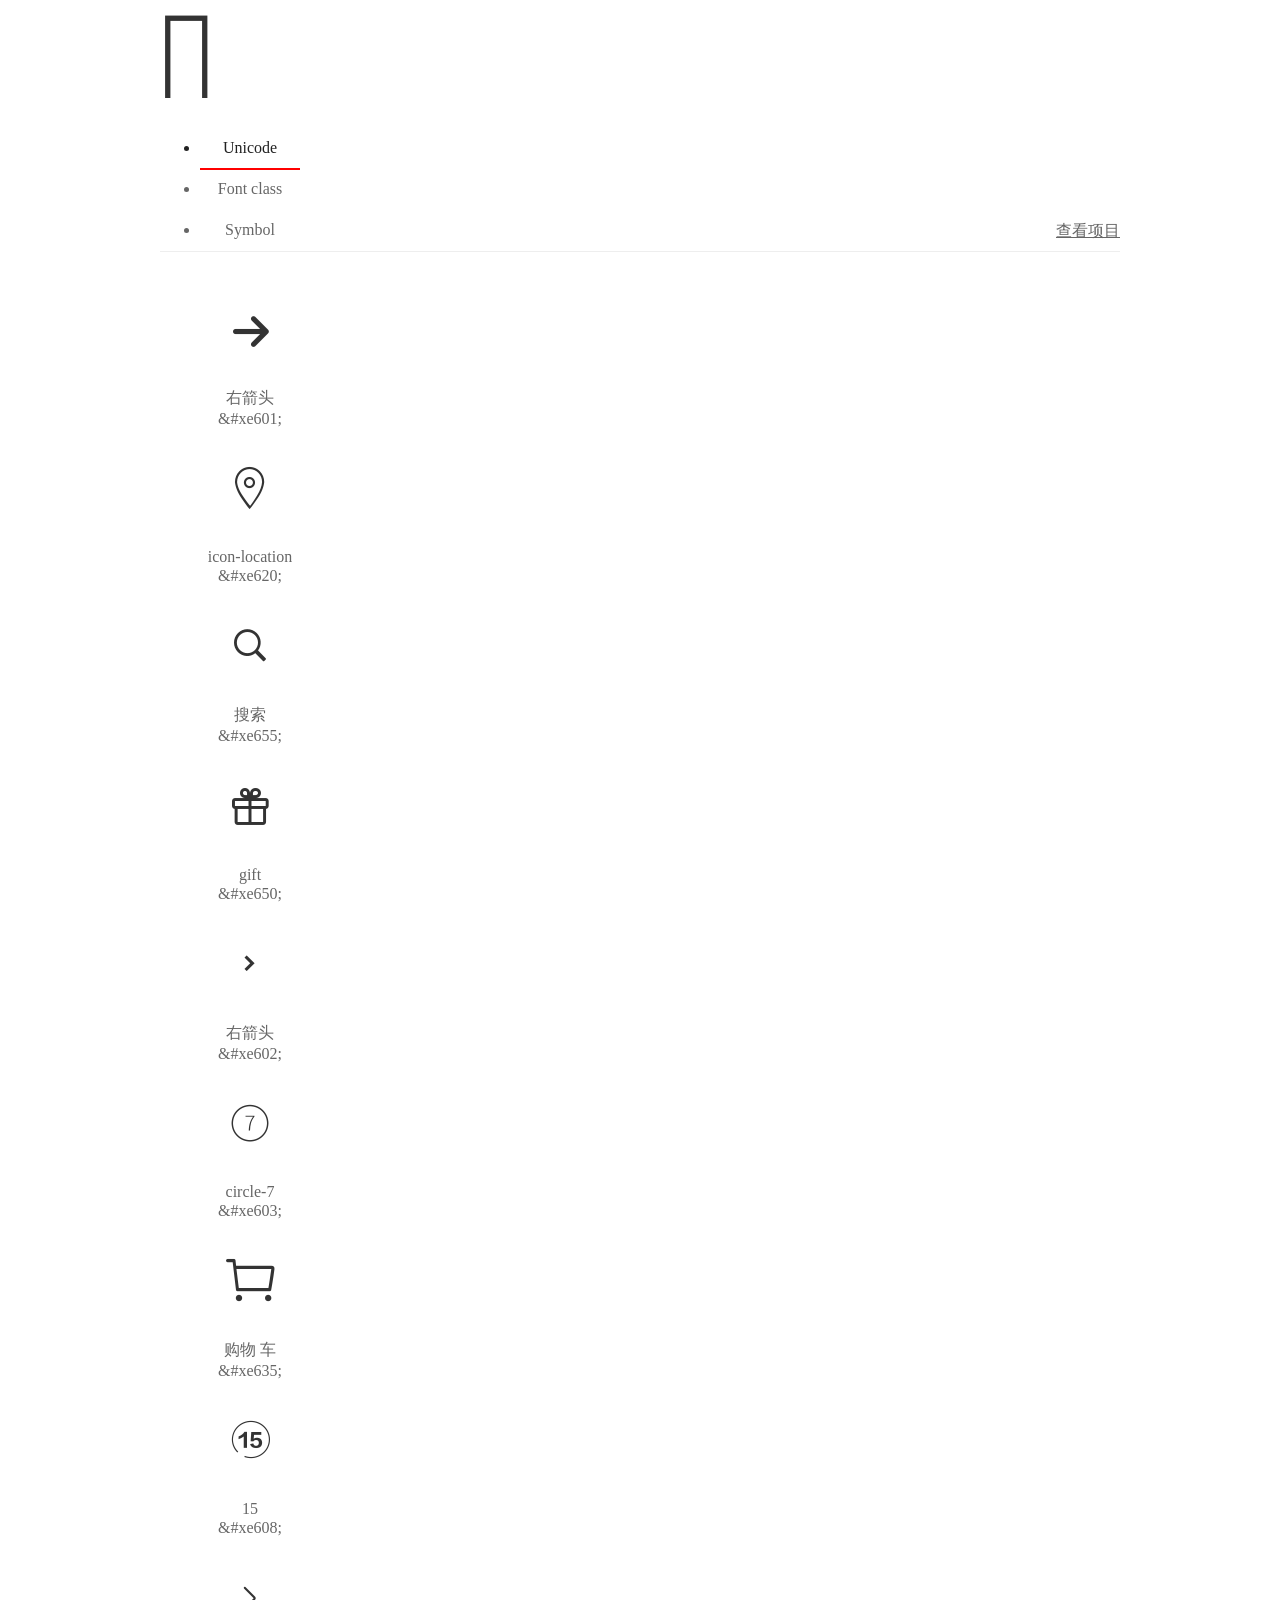
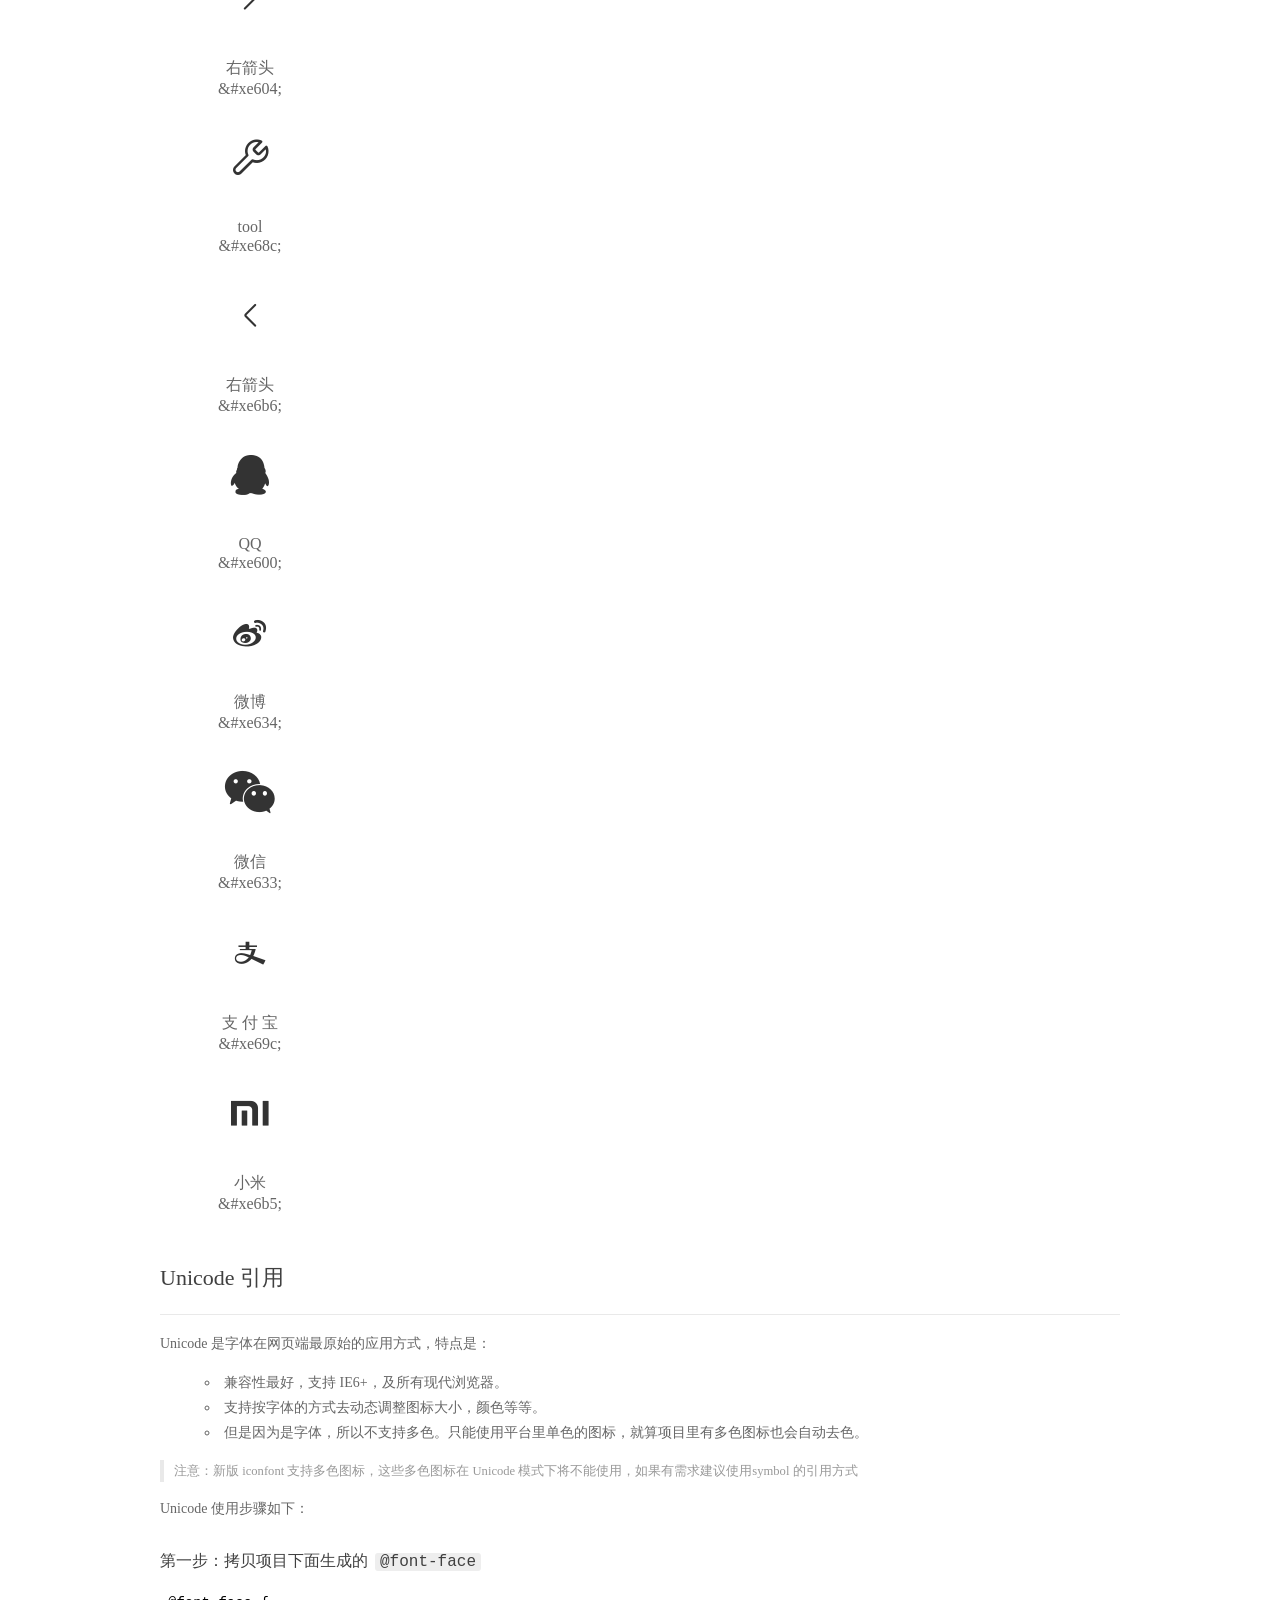
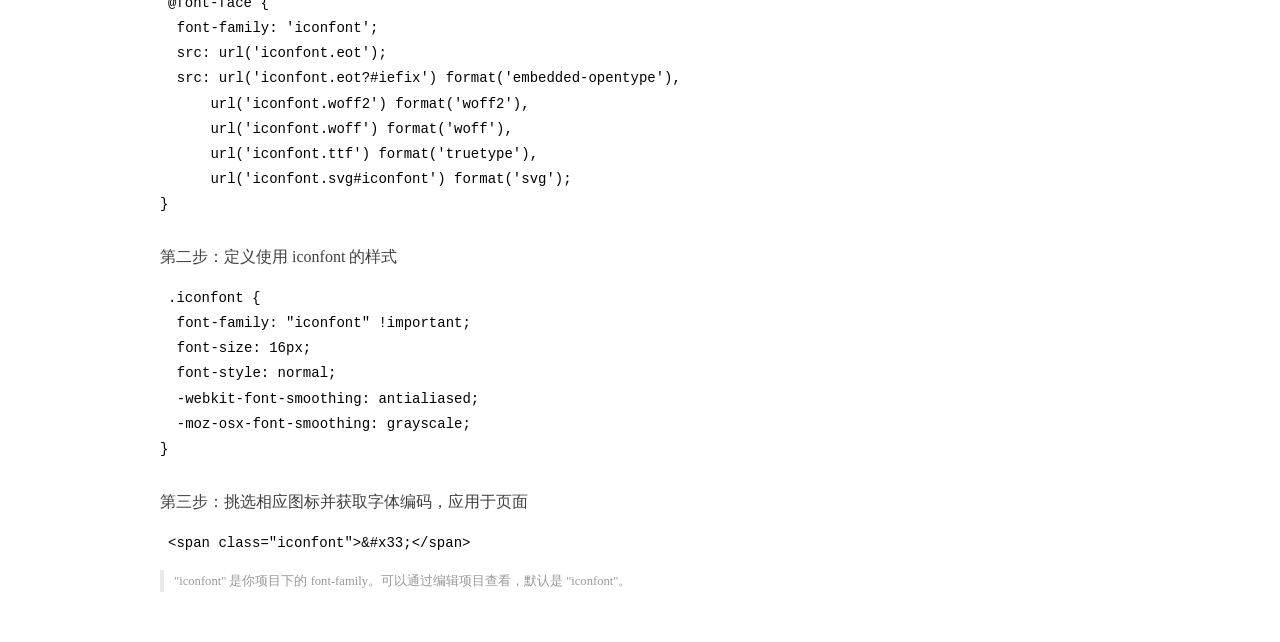
<file: xiaomi/font_2293949_9ws0hx1xtkk/demo_index.html>
<!DOCTYPE html>
<html>
<head>
  <meta charset="utf-8"/>
  <title>IconFont Demo</title>
  <link rel="shortcut icon" href="https://img.alicdn.com/tps/i4/TB1_oz6GVXXXXaFXpXXJDFnIXXX-64-64.ico" type="image/x-icon"/>
  <link rel="stylesheet" href="https://g.alicdn.com/thx/cube/1.3.2/cube.min.css">
  <link rel="stylesheet" href="demo.css">
  <link rel="stylesheet" href="iconfont.css">
  <script src="iconfont.js"></script>
  <!-- jQuery -->
  <script src="https://a1.alicdn.com/oss/uploads/2018/12/26/7bfddb60-08e8-11e9-9b04-53e73bb6408b.js"></script>
  <!-- 代码高亮 -->
  <script src="https://a1.alicdn.com/oss/uploads/2018/12/26/a3f714d0-08e6-11e9-8a15-ebf944d7534c.js"></script>
</head>
<body>
  <div class="main">
    <h1 class="logo"><a href="https://www.iconfont.cn/" title="iconfont 首页" target="_blank">&#xe86b;</a></h1>
    <div class="nav-tabs">
      <ul id="tabs" class="dib-box">
        <li class="dib active"><span>Unicode</span></li>
        <li class="dib"><span>Font class</span></li>
        <li class="dib"><span>Symbol</span></li>
      </ul>
      
      <a href="https://www.iconfont.cn/manage/index?manage_type=myprojects&projectId=2293949" target="_blank" class="nav-more">查看项目</a>
      
    </div>
    <div class="tab-container">
      <div class="content unicode" style="display: block;">
          <ul class="icon_lists dib-box">
          
            <li class="dib">
              <span class="icon iconfont">&#xe601;</span>
                <div class="name">右箭头</div>
                <div class="code-name">&amp;#xe601;</div>
              </li>
          
            <li class="dib">
              <span class="icon iconfont">&#xe620;</span>
                <div class="name">icon-location</div>
                <div class="code-name">&amp;#xe620;</div>
              </li>
          
            <li class="dib">
              <span class="icon iconfont">&#xe655;</span>
                <div class="name">搜索</div>
                <div class="code-name">&amp;#xe655;</div>
              </li>
          
            <li class="dib">
              <span class="icon iconfont">&#xe650;</span>
                <div class="name">gift</div>
                <div class="code-name">&amp;#xe650;</div>
              </li>
          
            <li class="dib">
              <span class="icon iconfont">&#xe602;</span>
                <div class="name">右箭头</div>
                <div class="code-name">&amp;#xe602;</div>
              </li>
          
            <li class="dib">
              <span class="icon iconfont">&#xe603;</span>
                <div class="name">circle-7</div>
                <div class="code-name">&amp;#xe603;</div>
              </li>
          
            <li class="dib">
              <span class="icon iconfont">&#xe635;</span>
                <div class="name">购物 车</div>
                <div class="code-name">&amp;#xe635;</div>
              </li>
          
            <li class="dib">
              <span class="icon iconfont">&#xe608;</span>
                <div class="name">15</div>
                <div class="code-name">&amp;#xe608;</div>
              </li>
          
            <li class="dib">
              <span class="icon iconfont">&#xe604;</span>
                <div class="name">右箭头</div>
                <div class="code-name">&amp;#xe604;</div>
              </li>
          
            <li class="dib">
              <span class="icon iconfont">&#xe68c;</span>
                <div class="name">tool</div>
                <div class="code-name">&amp;#xe68c;</div>
              </li>
          
            <li class="dib">
              <span class="icon iconfont">&#xe6b6;</span>
                <div class="name">右箭头</div>
                <div class="code-name">&amp;#xe6b6;</div>
              </li>
          
            <li class="dib">
              <span class="icon iconfont">&#xe600;</span>
                <div class="name">QQ</div>
                <div class="code-name">&amp;#xe600;</div>
              </li>
          
            <li class="dib">
              <span class="icon iconfont">&#xe634;</span>
                <div class="name">微博</div>
                <div class="code-name">&amp;#xe634;</div>
              </li>
          
            <li class="dib">
              <span class="icon iconfont">&#xe633;</span>
                <div class="name">微信</div>
                <div class="code-name">&amp;#xe633;</div>
              </li>
          
            <li class="dib">
              <span class="icon iconfont">&#xe69c;</span>
                <div class="name">支 付 宝</div>
                <div class="code-name">&amp;#xe69c;</div>
              </li>
          
            <li class="dib">
              <span class="icon iconfont">&#xe6b5;</span>
                <div class="name">小米</div>
                <div class="code-name">&amp;#xe6b5;</div>
              </li>
          
          </ul>
          <div class="article markdown">
          <h2 id="unicode-">Unicode 引用</h2>
          <hr>

          <p>Unicode 是字体在网页端最原始的应用方式，特点是：</p>
          <ul>
            <li>兼容性最好，支持 IE6+，及所有现代浏览器。</li>
            <li>支持按字体的方式去动态调整图标大小，颜色等等。</li>
            <li>但是因为是字体，所以不支持多色。只能使用平台里单色的图标，就算项目里有多色图标也会自动去色。</li>
          </ul>
          <blockquote>
            <p>注意：新版 iconfont 支持多色图标，这些多色图标在 Unicode 模式下将不能使用，如果有需求建议使用symbol 的引用方式</p>
          </blockquote>
          <p>Unicode 使用步骤如下：</p>
          <h3 id="-font-face">第一步：拷贝项目下面生成的 <code>@font-face</code></h3>
<pre><code class="language-css"
>@font-face {
  font-family: 'iconfont';
  src: url('iconfont.eot');
  src: url('iconfont.eot?#iefix') format('embedded-opentype'),
      url('iconfont.woff2') format('woff2'),
      url('iconfont.woff') format('woff'),
      url('iconfont.ttf') format('truetype'),
      url('iconfont.svg#iconfont') format('svg');
}
</code></pre>
          <h3 id="-iconfont-">第二步：定义使用 iconfont 的样式</h3>
<pre><code class="language-css"
>.iconfont {
  font-family: "iconfont" !important;
  font-size: 16px;
  font-style: normal;
  -webkit-font-smoothing: antialiased;
  -moz-osx-font-smoothing: grayscale;
}
</code></pre>
          <h3 id="-">第三步：挑选相应图标并获取字体编码，应用于页面</h3>
<pre>
<code class="language-html"
>&lt;span class="iconfont"&gt;&amp;#x33;&lt;/span&gt;
</code></pre>
          <blockquote>
            <p>"iconfont" 是你项目下的 font-family。可以通过编辑项目查看，默认是 "iconfont"。</p>
          </blockquote>
          </div>
      </div>
      <div class="content font-class">
        <ul class="icon_lists dib-box">
          
          <li class="dib">
            <span class="icon iconfont iconyoujiantou"></span>
            <div class="name">
              右箭头
            </div>
            <div class="code-name">.iconyoujiantou
            </div>
          </li>
          
          <li class="dib">
            <span class="icon iconfont iconlocation"></span>
            <div class="name">
              icon-location
            </div>
            <div class="code-name">.iconlocation
            </div>
          </li>
          
          <li class="dib">
            <span class="icon iconfont iconsousuo"></span>
            <div class="name">
              搜索
            </div>
            <div class="code-name">.iconsousuo
            </div>
          </li>
          
          <li class="dib">
            <span class="icon iconfont icongift"></span>
            <div class="name">
              gift
            </div>
            <div class="code-name">.icongift
            </div>
          </li>
          
          <li class="dib">
            <span class="icon iconfont iconiconfontyoujiantou"></span>
            <div class="name">
              右箭头
            </div>
            <div class="code-name">.iconiconfontyoujiantou
            </div>
          </li>
          
          <li class="dib">
            <span class="icon iconfont iconcircle-7"></span>
            <div class="name">
              circle-7
            </div>
            <div class="code-name">.iconcircle-7
            </div>
          </li>
          
          <li class="dib">
            <span class="icon iconfont icongouwuche"></span>
            <div class="name">
              购物 车
            </div>
            <div class="code-name">.icongouwuche
            </div>
          </li>
          
          <li class="dib">
            <span class="icon iconfont icon15tian"></span>
            <div class="name">
              15
            </div>
            <div class="code-name">.icon15tian
            </div>
          </li>
          
          <li class="dib">
            <span class="icon iconfont iconarrow-right"></span>
            <div class="name">
              右箭头
            </div>
            <div class="code-name">.iconarrow-right
            </div>
          </li>
          
          <li class="dib">
            <span class="icon iconfont icontool"></span>
            <div class="name">
              tool
            </div>
            <div class="code-name">.icontool
            </div>
          </li>
          
          <li class="dib">
            <span class="icon iconfont iconarrow-right-copy"></span>
            <div class="name">
              右箭头
            </div>
            <div class="code-name">.iconarrow-right-copy
            </div>
          </li>
          
          <li class="dib">
            <span class="icon iconfont iconQQ"></span>
            <div class="name">
              QQ
            </div>
            <div class="code-name">.iconQQ
            </div>
          </li>
          
          <li class="dib">
            <span class="icon iconfont iconweibo"></span>
            <div class="name">
              微博
            </div>
            <div class="code-name">.iconweibo
            </div>
          </li>
          
          <li class="dib">
            <span class="icon iconfont iconweixin"></span>
            <div class="name">
              微信
            </div>
            <div class="code-name">.iconweixin
            </div>
          </li>
          
          <li class="dib">
            <span class="icon iconfont iconzhifubao"></span>
            <div class="name">
              支 付 宝
            </div>
            <div class="code-name">.iconzhifubao
            </div>
          </li>
          
          <li class="dib">
            <span class="icon iconfont iconxiaomi"></span>
            <div class="name">
              小米
            </div>
            <div class="code-name">.iconxiaomi
            </div>
          </li>
          
        </ul>
        <div class="article markdown">
        <h2 id="font-class-">font-class 引用</h2>
        <hr>

        <p>font-class 是 Unicode 使用方式的一种变种，主要是解决 Unicode 书写不直观，语意不明确的问题。</p>
        <p>与 Unicode 使用方式相比，具有如下特点：</p>
        <ul>
          <li>兼容性良好，支持 IE8+，及所有现代浏览器。</li>
          <li>相比于 Unicode 语意明确，书写更直观。可以很容易分辨这个 icon 是什么。</li>
          <li>因为使用 class 来定义图标，所以当要替换图标时，只需要修改 class 里面的 Unicode 引用。</li>
          <li>不过因为本质上还是使用的字体，所以多色图标还是不支持的。</li>
        </ul>
        <p>使用步骤如下：</p>
        <h3 id="-fontclass-">第一步：引入项目下面生成的 fontclass 代码：</h3>
<pre><code class="language-html">&lt;link rel="stylesheet" href="./iconfont.css"&gt;
</code></pre>
        <h3 id="-">第二步：挑选相应图标并获取类名，应用于页面：</h3>
<pre><code class="language-html">&lt;span class="iconfont iconxxx"&gt;&lt;/span&gt;
</code></pre>
        <blockquote>
          <p>"
            iconfont" 是你项目下的 font-family。可以通过编辑项目查看，默认是 "iconfont"。</p>
        </blockquote>
      </div>
      </div>
      <div class="content symbol">
          <ul class="icon_lists dib-box">
          
            <li class="dib">
                <svg class="icon svg-icon" aria-hidden="true">
                  <use xlink:href="#iconyoujiantou"></use>
                </svg>
                <div class="name">右箭头</div>
                <div class="code-name">#iconyoujiantou</div>
            </li>
          
            <li class="dib">
                <svg class="icon svg-icon" aria-hidden="true">
                  <use xlink:href="#iconlocation"></use>
                </svg>
                <div class="name">icon-location</div>
                <div class="code-name">#iconlocation</div>
            </li>
          
            <li class="dib">
                <svg class="icon svg-icon" aria-hidden="true">
                  <use xlink:href="#iconsousuo"></use>
                </svg>
                <div class="name">搜索</div>
                <div class="code-name">#iconsousuo</div>
            </li>
          
            <li class="dib">
                <svg class="icon svg-icon" aria-hidden="true">
                  <use xlink:href="#icongift"></use>
                </svg>
                <div class="name">gift</div>
                <div class="code-name">#icongift</div>
            </li>
          
            <li class="dib">
                <svg class="icon svg-icon" aria-hidden="true">
                  <use xlink:href="#iconiconfontyoujiantou"></use>
                </svg>
                <div class="name">右箭头</div>
                <div class="code-name">#iconiconfontyoujiantou</div>
            </li>
          
            <li class="dib">
                <svg class="icon svg-icon" aria-hidden="true">
                  <use xlink:href="#iconcircle-7"></use>
                </svg>
                <div class="name">circle-7</div>
                <div class="code-name">#iconcircle-7</div>
            </li>
          
            <li class="dib">
                <svg class="icon svg-icon" aria-hidden="true">
                  <use xlink:href="#icongouwuche"></use>
                </svg>
                <div class="name">购物 车</div>
                <div class="code-name">#icongouwuche</div>
            </li>
          
            <li class="dib">
                <svg class="icon svg-icon" aria-hidden="true">
                  <use xlink:href="#icon15tian"></use>
                </svg>
                <div class="name">15</div>
                <div class="code-name">#icon15tian</div>
            </li>
          
            <li class="dib">
                <svg class="icon svg-icon" aria-hidden="true">
                  <use xlink:href="#iconarrow-right"></use>
                </svg>
                <div class="name">右箭头</div>
                <div class="code-name">#iconarrow-right</div>
            </li>
          
            <li class="dib">
                <svg class="icon svg-icon" aria-hidden="true">
                  <use xlink:href="#icontool"></use>
                </svg>
                <div class="name">tool</div>
                <div class="code-name">#icontool</div>
            </li>
          
            <li class="dib">
                <svg class="icon svg-icon" aria-hidden="true">
                  <use xlink:href="#iconarrow-right-copy"></use>
                </svg>
                <div class="name">右箭头</div>
                <div class="code-name">#iconarrow-right-copy</div>
            </li>
          
            <li class="dib">
                <svg class="icon svg-icon" aria-hidden="true">
                  <use xlink:href="#iconQQ"></use>
                </svg>
                <div class="name">QQ</div>
                <div class="code-name">#iconQQ</div>
            </li>
          
            <li class="dib">
                <svg class="icon svg-icon" aria-hidden="true">
                  <use xlink:href="#iconweibo"></use>
                </svg>
                <div class="name">微博</div>
                <div class="code-name">#iconweibo</div>
            </li>
          
            <li class="dib">
                <svg class="icon svg-icon" aria-hidden="true">
                  <use xlink:href="#iconweixin"></use>
                </svg>
                <div class="name">微信</div>
                <div class="code-name">#iconweixin</div>
            </li>
          
            <li class="dib">
                <svg class="icon svg-icon" aria-hidden="true">
                  <use xlink:href="#iconzhifubao"></use>
                </svg>
                <div class="name">支 付 宝</div>
                <div class="code-name">#iconzhifubao</div>
            </li>
          
            <li class="dib">
                <svg class="icon svg-icon" aria-hidden="true">
                  <use xlink:href="#iconxiaomi"></use>
                </svg>
                <div class="name">小米</div>
                <div class="code-name">#iconxiaomi</div>
            </li>
          
          </ul>
          <div class="article markdown">
          <h2 id="symbol-">Symbol 引用</h2>
          <hr>

          <p>这是一种全新的使用方式，应该说这才是未来的主流，也是平台目前推荐的用法。相关介绍可以参考这篇<a href="">文章</a>
            这种用法其实是做了一个 SVG 的集合，与另外两种相比具有如下特点：</p>
          <ul>
            <li>支持多色图标了，不再受单色限制。</li>
            <li>通过一些技巧，支持像字体那样，通过 <code>font-size</code>, <code>color</code> 来调整样式。</li>
            <li>兼容性较差，支持 IE9+，及现代浏览器。</li>
            <li>浏览器渲染 SVG 的性能一般，还不如 png。</li>
          </ul>
          <p>使用步骤如下：</p>
          <h3 id="-symbol-">第一步：引入项目下面生成的 symbol 代码：</h3>
<pre><code class="language-html">&lt;script src="./iconfont.js"&gt;&lt;/script&gt;
</code></pre>
          <h3 id="-css-">第二步：加入通用 CSS 代码（引入一次就行）：</h3>
<pre><code class="language-html">&lt;style&gt;
.icon {
  width: 1em;
  height: 1em;
  vertical-align: -0.15em;
  fill: currentColor;
  overflow: hidden;
}
&lt;/style&gt;
</code></pre>
          <h3 id="-">第三步：挑选相应图标并获取类名，应用于页面：</h3>
<pre><code class="language-html">&lt;svg class="icon" aria-hidden="true"&gt;
  &lt;use xlink:href="#icon-xxx"&gt;&lt;/use&gt;
&lt;/svg&gt;
</code></pre>
          </div>
      </div>

    </div>
  </div>
  <script>
  $(document).ready(function () {
      $('.tab-container .content:first').show()

      $('#tabs li').click(function (e) {
        var tabContent = $('.tab-container .content')
        var index = $(this).index()

        if ($(this).hasClass('active')) {
          return
        } else {
          $('#tabs li').removeClass('active')
          $(this).addClass('active')

          tabContent.hide().eq(index).fadeIn()
        }
      })
    })
  </script>
</body>
</html>
</file>
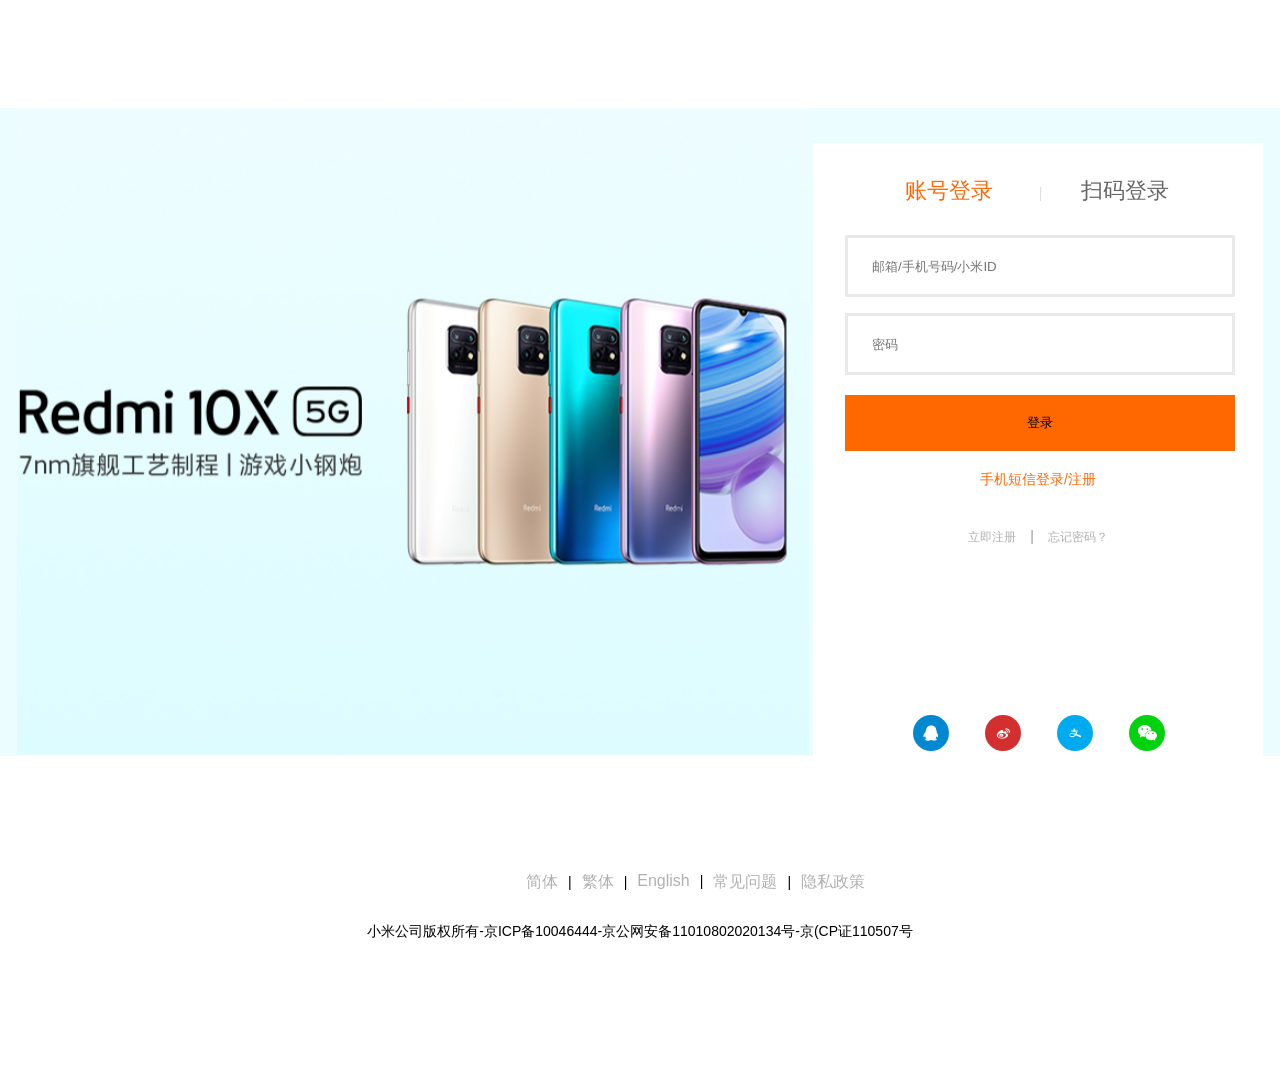
<file: xiaomi/pages/login.html>
<!DOCTYPE html>
<html lang="en">
<head>
    <meta charset="UTF-8">
    <meta name="viewport" content="width=device-width, initial-scale=1.0">
    <title>小米账号-登录</title>
    <link rel="shortcut icon" href="http://s01.mifile.cn/favicon.ico">
    <link rel="stylesheet" href="../css/iconfont.css">
    <link rel="stylesheet" href="../css/reset.css">
    <link rel="stylesheet" href="../css/login.css">
    
</head>
<body>
    <header>
        <section class="header container">
        <div class="login">
            <a href="./index.html">小米网站</a>
        </div>
        </section>
    </header>
<!-- 图片 -->
    <section class="banner">
        <div class="wrap container">
            <!-- 表单输入登录 -->
            <div class="main_content">
                <div class="layout">
                    <div class="content_top">
                        <a href="#">账号登录</a>
                        <span>|</span>
                        <a href="#">扫码登录</a>
                    </div>
                    <div class="input_box">
                        <input type="text" name="" id="" placeholder="邮箱/手机号码/小米ID">
                        <input type="password" name="" id="" placeholder="密码">
                    </div>
                    <div class="btn_big">
                        <input type="button" id="login_button" value="登录">
                    </div>
                    <div class="register_way">
                    <a href="#">手机短信登录/注册</a>
                    <a href="#">立即注册</a>
                    <span>|</span>
                    <a href="#">忘记密码？</a>
                    </div>
                    <div class="login_way">
                        <a href="#"><i class="iconfont iconQQ"></i></a>
                        <a href="#"><i class="iconfont iconweibo"></i></a>
                        <a href="#"><i class="iconfont iconzhifubao"></i></a>
                        <a href="#"><i class="iconfont iconweixin"></i></a>
                    </div>
                </div>
            </div>
        </div>
    </section>
<!-- 底部 -->
    <footer>
        <div class="footer container">
            <ul>
                <li><a href="#">简体</a><span>|</span></li>
                <li><a href="#">繁体</a><span>|</span></li>
                <li><a href="#">English</a><span>|</span></li>
                <li><a href="#">常见问题</a><span>|</span></li>
                <li><a href="#">隐私政策</a></li>
            </ul>
            <p>小米公司版权所有-京ICP备10046444-京公网安备11010802020134号-京(CP证110507号</p>
        </div>
    </footer>

</body>
</html>
</file>
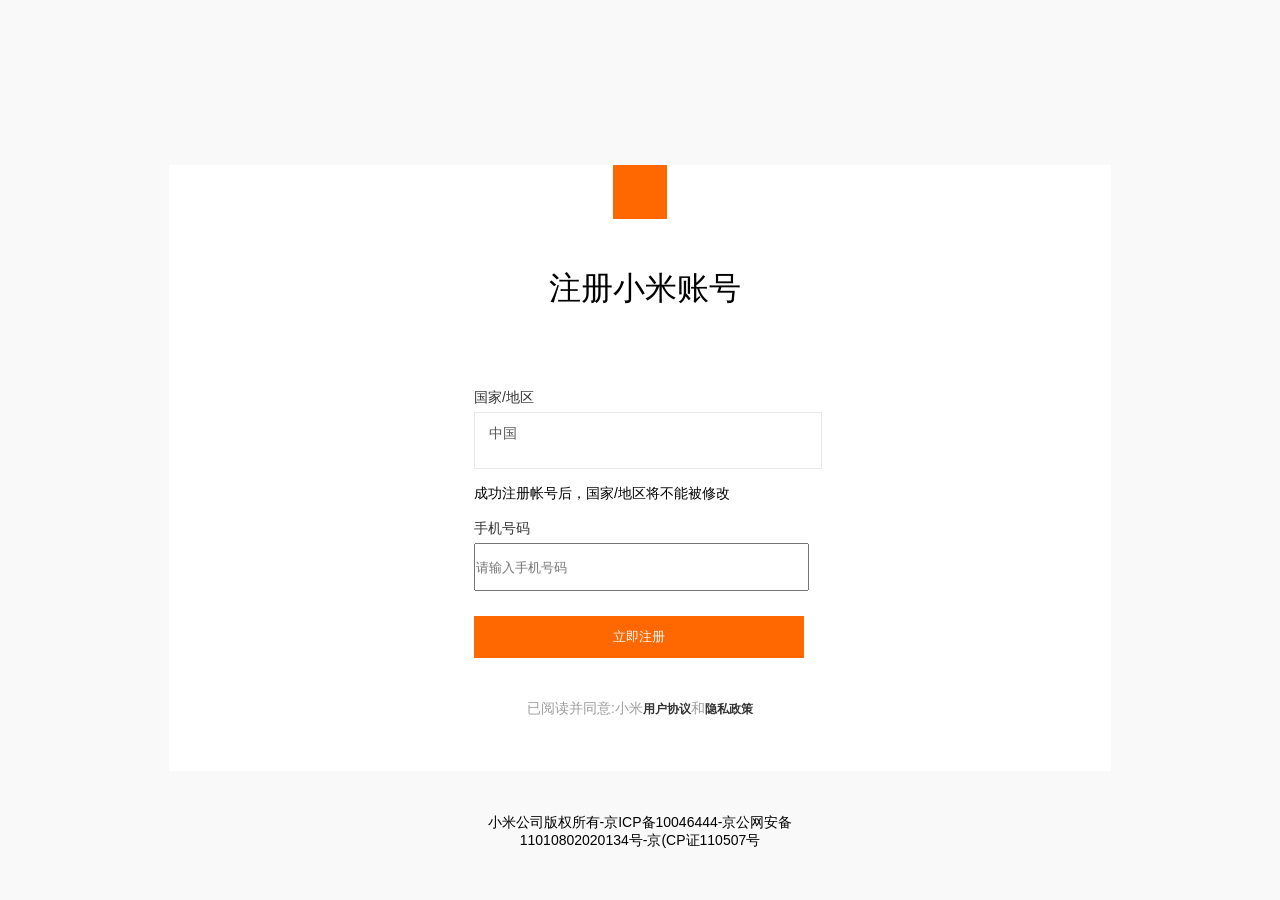
<file: xiaomi/pages/register.html>
<!DOCTYPE html>
<html lang="en">
<head>
    <meta charset="UTF-8">
    <meta name="viewport" content="width=device-width, initial-scale=1.0">
    <title>小米账号-注册</title>
    <link rel="shortcut icon" href="http://s01.mifile.cn/favicon.ico">
    <link rel="stylesheet" href="../css/iconfont.css">
    <link rel="stylesheet" href="../css/reset.css">
    <link rel="stylesheet" href="../css/register.css">
    
</head>
<body>
<!-- 注册小米账号 -->
    <div class="main_register">
        <div class="register_show">
            <div class="register container">
                <a href="index.html"></a>
            </div>
        </div>
        <div class="title">
            <div class="tc container">
            <h1>注册小米账号</h1>
            </div>
        </div>

        <div>
            <div class="regbox">
                <h4>国家/地区</h4>
                <div class="region">
                    <p>中国</p>
                    <i class="iconfont "></i>
                    <div class="country-container" style="display: none;">
                        <div class="search-code">
                            <input type="text" class="search-code-input">
                        </div>
                        <div class="country-code">
                            <div></div>
                        </div>
                    </div>
                </div>
                <div class="region-text">成功注册帐号后，国家/地区将不能被修改</div>
                <h4 class="number">手机号码</h4> 
                <input type="number" class="sr_top" placeholder="请输入手机号码">

                <input type="submit" class="btn-lj" value="立即注册">

                <div class="privacy_box">
                    <span>已阅读并同意:小米<a href="#">用户协议</a>和<a href="#">隐私政策</a></span>
                </div>
            </div>
        </div>  
<!-- 底部 -->
    <footer>
        <div class="footer container">
            <ul>
                <li><a href="#">简体</a><span>|</span></li>
                <li><a href="#">繁体</a><span>|</span></li>
                <li><a href="#">English</a><span>|</span></li>
                <li><a href="#">常见问题</a><span>|</span></li>
                <li><a href="#">隐私政策</a></li>
            </ul>
            <p>小米公司版权所有-京ICP备10046444-京公网安备11010802020134号-京(CP证110507号</p>
        </div>
    </footer>

</body>
</html>
</file>
<file: xiaomi/font_2293949_9ws0hx1xtkk/demo.css>
/* Logo 字体 */
@font-face {
  font-family: "iconfont logo";
  src: url('https://at.alicdn.com/t/font_985780_km7mi63cihi.eot?t=1545807318834');
  src: url('https://at.alicdn.com/t/font_985780_km7mi63cihi.eot?t=1545807318834#iefix') format('embedded-opentype'),
    url('https://at.alicdn.com/t/font_985780_km7mi63cihi.woff?t=1545807318834') format('woff'),
    url('https://at.alicdn.com/t/font_985780_km7mi63cihi.ttf?t=1545807318834') format('truetype'),
    url('https://at.alicdn.com/t/font_985780_km7mi63cihi.svg?t=1545807318834#iconfont') format('svg');
}

.logo {
  font-family: "iconfont logo";
  font-size: 160px;
  font-style: normal;
  -webkit-font-smoothing: antialiased;
  -moz-osx-font-smoothing: grayscale;
}

/* tabs */
.nav-tabs {
  position: relative;
}

.nav-tabs .nav-more {
  position: absolute;
  right: 0;
  bottom: 0;
  height: 42px;
  line-height: 42px;
  color: #666;
}

#tabs {
  border-bottom: 1px solid #eee;
}

#tabs li {
  cursor: pointer;
  width: 100px;
  height: 40px;
  line-height: 40px;
  text-align: center;
  font-size: 16px;
  border-bottom: 2px solid transparent;
  position: relative;
  z-index: 1;
  margin-bottom: -1px;
  color: #666;
}


#tabs .active {
  border-bottom-color: #f00;
  color: #222;
}

.tab-container .content {
  display: none;
}

/* 页面布局 */
.main {
  padding: 30px 100px;
  width: 960px;
  margin: 0 auto;
}

.main .logo {
  color: #333;
  text-align: left;
  margin-bottom: 30px;
  line-height: 1;
  height: 110px;
  margin-top: -50px;
  overflow: hidden;
  *zoom: 1;
}

.main .logo a {
  font-size: 160px;
  color: #333;
}

.helps {
  margin-top: 40px;
}

.helps pre {
  padding: 20px;
  margin: 10px 0;
  border: solid 1px #e7e1cd;
  background-color: #fffdef;
  overflow: auto;
}

.icon_lists {
  width: 100% !important;
  overflow: hidden;
  *zoom: 1;
}

.icon_lists li {
  width: 100px;
  margin-bottom: 10px;
  margin-right: 20px;
  text-align: center;
  list-style: none !important;
  cursor: default;
}

.icon_lists li .code-name {
  line-height: 1.2;
}

.icon_lists .icon {
  display: block;
  height: 100px;
  line-height: 100px;
  font-size: 42px;
  margin: 10px auto;
  color: #333;
  -webkit-transition: font-size 0.25s linear, width 0.25s linear;
  -moz-transition: font-size 0.25s linear, width 0.25s linear;
  transition: font-size 0.25s linear, width 0.25s linear;
}

.icon_lists .icon:hover {
  font-size: 100px;
}

.icon_lists .svg-icon {
  /* 通过设置 font-size 来改变图标大小 */
  width: 1em;
  /* 图标和文字相邻时，垂直对齐 */
  vertical-align: -0.15em;
  /* 通过设置 color 来改变 SVG 的颜色/fill */
  fill: currentColor;
  /* path 和 stroke 溢出 viewBox 部分在 IE 下会显示
      normalize.css 中也包含这行 */
  overflow: hidden;
}

.icon_lists li .name,
.icon_lists li .code-name {
  color: #666;
}

/* markdown 样式 */
.markdown {
  color: #666;
  font-size: 14px;
  line-height: 1.8;
}

.highlight {
  line-height: 1.5;
}

.markdown img {
  vertical-align: middle;
  max-width: 100%;
}

.markdown h1 {
  color: #404040;
  font-weight: 500;
  line-height: 40px;
  margin-bottom: 24px;
}

.markdown h2,
.markdown h3,
.markdown h4,
.markdown h5,
.markdown h6 {
  color: #404040;
  margin: 1.6em 0 0.6em 0;
  font-weight: 500;
  clear: both;
}

.markdown h1 {
  font-size: 28px;
}

.markdown h2 {
  font-size: 22px;
}

.markdown h3 {
  font-size: 16px;
}

.markdown h4 {
  font-size: 14px;
}

.markdown h5 {
  font-size: 12px;
}

.markdown h6 {
  font-size: 12px;
}

.markdown hr {
  height: 1px;
  border: 0;
  background: #e9e9e9;
  margin: 16px 0;
  clear: both;
}

.markdown p {
  margin: 1em 0;
}

.markdown>p,
.markdown>blockquote,
.markdown>.highlight,
.markdown>ol,
.markdown>ul {
  width: 80%;
}

.markdown ul>li {
  list-style: circle;
}

.markdown>ul li,
.markdown blockquote ul>li {
  margin-left: 20px;
  padding-left: 4px;
}

.markdown>ul li p,
.markdown>ol li p {
  margin: 0.6em 0;
}

.markdown ol>li {
  list-style: decimal;
}

.markdown>ol li,
.markdown blockquote ol>li {
  margin-left: 20px;
  padding-left: 4px;
}

.markdown code {
  margin: 0 3px;
  padding: 0 5px;
  background: #eee;
  border-radius: 3px;
}

.markdown strong,
.markdown b {
  font-weight: 600;
}

.markdown>table {
  border-collapse: collapse;
  border-spacing: 0px;
  empty-cells: show;
  border: 1px solid #e9e9e9;
  width: 95%;
  margin-bottom: 24px;
}

.markdown>table th {
  white-space: nowrap;
  color: #333;
  font-weight: 600;
}

.markdown>table th,
.markdown>table td {
  border: 1px solid #e9e9e9;
  padding: 8px 16px;
  text-align: left;
}

.markdown>table th {
  background: #F7F7F7;
}

.markdown blockquote {
  font-size: 90%;
  color: #999;
  border-left: 4px solid #e9e9e9;
  padding-left: 0.8em;
  margin: 1em 0;
}

.markdown blockquote p {
  margin: 0;
}

.markdown .anchor {
  opacity: 0;
  transition: opacity 0.3s ease;
  margin-left: 8px;
}

.markdown .waiting {
  color: #ccc;
}

.markdown h1:hover .anchor,
.markdown h2:hover .anchor,
.markdown h3:hover .anchor,
.markdown h4:hover .anchor,
.markdown h5:hover .anchor,
.markdown h6:hover .anchor {
  opacity: 1;
  display: inline-block;
}

.markdown>br,
.markdown>p>br {
  clear: both;
}


.hljs {
  display: block;
  background: white;
  padding: 0.5em;
  color: #333333;
  overflow-x: auto;
}

.hljs-comment,
.hljs-meta {
  color: #969896;
}

.hljs-string,
.hljs-variable,
.hljs-template-variable,
.hljs-strong,
.hljs-emphasis,
.hljs-quote {
  color: #df5000;
}

.hljs-keyword,
.hljs-selector-tag,
.hljs-type {
  color: #a71d5d;
}

.hljs-literal,
.hljs-symbol,
.hljs-bullet,
.hljs-attribute {
  color: #0086b3;
}

.hljs-section,
.hljs-name {
  color: #63a35c;
}

.hljs-tag {
  color: #333333;
}

.hljs-title,
.hljs-attr,
.hljs-selector-id,
.hljs-selector-class,
.hljs-selector-attr,
.hljs-selector-pseudo {
  color: #795da3;
}

.hljs-addition {
  color: #55a532;
  background-color: #eaffea;
}

.hljs-deletion {
  color: #bd2c00;
  background-color: #ffecec;
}

.hljs-link {
  text-decoration: underline;
}

/* 代码高亮 */
/* PrismJS 1.15.0
https://prismjs.com/download.html#themes=prism&languages=markup+css+clike+javascript */
/**
 * prism.js default theme for JavaScript, CSS and HTML
 * Based on dabblet (http://dabblet.com)
 * @author Lea Verou
 */
code[class*="language-"],
pre[class*="language-"] {
  color: black;
  background: none;
  text-shadow: 0 1px white;
  font-family: Consolas, Monaco, 'Andale Mono', 'Ubuntu Mono', monospace;
  text-align: left;
  white-space: pre;
  word-spacing: normal;
  word-break: normal;
  word-wrap: normal;
  line-height: 1.5;

  -moz-tab-size: 4;
  -o-tab-size: 4;
  tab-size: 4;

  -webkit-hyphens: none;
  -moz-hyphens: none;
  -ms-hyphens: none;
  hyphens: none;
}

pre[class*="language-"]::-moz-selection,
pre[class*="language-"] ::-moz-selection,
code[class*="language-"]::-moz-selection,
code[class*="language-"] ::-moz-selection {
  text-shadow: none;
  background: #b3d4fc;
}

pre[class*="language-"]::selection,
pre[class*="language-"] ::selection,
code[class*="language-"]::selection,
code[class*="language-"] ::selection {
  text-shadow: none;
  background: #b3d4fc;
}

@media print {

  code[class*="language-"],
  pre[class*="language-"] {
    text-shadow: none;
  }
}

/* Code blocks */
pre[class*="language-"] {
  padding: 1em;
  margin: .5em 0;
  overflow: auto;
}

:not(pre)>code[class*="language-"],
pre[class*="language-"] {
  background: #f5f2f0;
}

/* Inline code */
:not(pre)>code[class*="language-"] {
  padding: .1em;
  border-radius: .3em;
  white-space: normal;
}

.token.comment,
.token.prolog,
.token.doctype,
.token.cdata {
  color: slategray;
}

.token.punctuation {
  color: #999;
}

.namespace {
  opacity: .7;
}

.token.property,
.token.tag,
.token.boolean,
.token.number,
.token.constant,
.token.symbol,
.token.deleted {
  color: #905;
}

.token.selector,
.token.attr-name,
.token.string,
.token.char,
.token.builtin,
.token.inserted {
  color: #690;
}

.token.operator,
.token.entity,
.token.url,
.language-css .token.string,
.style .token.string {
  color: #9a6e3a;
  background: hsla(0, 0%, 100%, .5);
}

.token.atrule,
.token.attr-value,
.token.keyword {
  color: #07a;
}

.token.function,
.token.class-name {
  color: #DD4A68;
}

.token.regex,
.token.important,
.token.variable {
  color: #e90;
}

.token.important,
.token.bold {
  font-weight: bold;
}

.token.italic {
  font-style: italic;
}

.token.entity {
  cursor: help;
}
</file>
<file: xiaomi/font_2293949_9ws0hx1xtkk/iconfont.css>
@font-face {font-family: "iconfont";
  src: url('iconfont.eot?t=1609736715023'); /* IE9 */
  src: url('iconfont.eot?t=1609736715023#iefix') format('embedded-opentype'), /* IE6-IE8 */
  url('[data-uri]') format('woff2'),
  url('iconfont.woff?t=1609736715023') format('woff'),
  url('iconfont.ttf?t=1609736715023') format('truetype'), /* chrome, firefox, opera, Safari, Android, iOS 4.2+ */
  url('iconfont.svg?t=1609736715023#iconfont') format('svg'); /* iOS 4.1- */
}

.iconfont {
  font-family: "iconfont" !important;
  font-size: 16px;
  font-style: normal;
  -webkit-font-smoothing: antialiased;
  -moz-osx-font-smoothing: grayscale;
}

.iconyoujiantou:before {
  content: "\e601";
}

.iconlocation:before {
  content: "\e620";
}

.iconsousuo:before {
  content: "\e655";
}

.icongift:before {
  content: "\e650";
}

.iconiconfontyoujiantou:before {
  content: "\e602";
}

.iconcircle-7:before {
  content: "\e603";
}

.icongouwuche:before {
  content: "\e635";
}

.icon15tian:before {
  content: "\e608";
}

.iconarrow-right:before {
  content: "\e604";
}

.icontool:before {
  content: "\e68c";
}

.iconarrow-right-copy:before {
  content: "\e6b6";
}

.iconQQ:before {
  content: "\e600";
}

.iconweibo:before {
  content: "\e634";
}

.iconweixin:before {
  content: "\e633";
}

.iconzhifubao:before {
  content: "\e69c";
}

.iconxiaomi:before {
  content: "\e6b5";
}
</file>
<file: xiaomi/css/iconfont.css>
@font-face {font-family: "iconfont";
  src: url('./font/iconfont.eot?t=1609736715023'); /* IE9 */
  src: url('./font/iconfont.eot?t=1609736715023#iefix') format('embedded-opentype'), /* IE6-IE8 */
  url('[data-uri]') format('woff2'),
  url('./font/iconfont.woff?t=1609736715023') format('woff'),
  url('./font/iconfont.ttf?t=1609736715023') format('truetype'), /* chrome, firefox, opera, Safari, Android, iOS 4.2+ */
  url('./font/iconfont.svg?t=1609736715023#iconfont') format('svg'); /* iOS 4.1- */
}

.iconfont {
  font-family: "iconfont" !important;
  font-size: 16px;
  font-style: normal;
  -webkit-font-smoothing: antialiased;
  -moz-osx-font-smoothing: grayscale;
}

.iconyoujiantou:before {
  content: "\e601";
}

.iconlocation:before {
  content: "\e620";
}

.iconsousuo:before {
  content: "\e655";
}

.icongift:before {
  content: "\e650";
}

.iconiconfontyoujiantou:before {
  content: "\e602";
}

.iconcircle-7:before {
  content: "\e603";
}

.icongouwuche:before {
  content: "\e635";
}

.icon15tian:before {
  content: "\e608";
}

.iconarrow-right:before {
  content: "\e604";
}

.icontool:before {
  content: "\e68c";
}

.iconarrow-right-copy:before {
  content: "\e6b6";
}

.iconQQ:before {
  content: "\e600";
}

.iconweibo:before {
  content: "\e634";
}

.iconweixin:before {
  content: "\e633";
}

.iconzhifubao:before {
  content: "\e69c";
}

.iconxiaomi:before {
  content: "\e6b5";
}
</file>
<file: xiaomi/css/login.css>
header{
    height: 108px;
}
.container{
    width: 1246px;
    margin:0 auto;
}
.login{
    width: 200px;
    height: 108px;
    background:url(https://account.xiaomi.com/static/res/7f6f2f5/account-static/respassport/acc-2014/img/mistore_logo.png) no-repeat;
}
.login a{
    display: block;
    height: 108px;
    text-indent: -9999px;
}

/* 图片 */
.banner{
    height: 648px;
    background-color: #ebfdff;
}
.wrap{
    height: 648px;
    position: relative;
    background:url(../img/images/banner0_03.jpg) no-repeat center left;

}
/* 表单输入登录 */
.main_content{
    width: 450px;
    height: 616px;
    position: absolute;
    background-color: #fff;
    right: 0;
    top: 35px;
}
.layout{
    margin: 32px;
}
.content_top{
    width: 384px;
    height: 32px;
    text-align: center;
}
.content_top a:nth-of-type(1){
    font-size:22px;
    color:#ff6700;
    line-height: 32px;
}
.content_top span{
    width: 1px;
    height: 32px;
    margin: 0 35px 0 42px;
    color: #e0e0e0;   
}
.content_top a:nth-of-type(2){
    font-size:22px;
    color:#666;
    line-height: 32px;
}
.input_box{
    width: 384px;
    height: 126px;
    margin-top: 28px;
    margin-bottom: 10px;
}
.input_box input{
    width: 384px;
    height: 56px;
    margin-bottom: 16px;
    border:3px solid #e9e9e9;
    text-indent: 24px;
}
.btn_big {
    width: 384px;
    height: 56px;
}
.btn_big input{
    width: 390px;
    height: 56px;
    margin-top: 24px;
    background-color: #ff6700;
    border:none;
}
.register_way{
    width: 386px;
    height: 84px;
    text-align: center;
}
.register_way a:nth-of-type(1){
    display: block;
    margin-top: 44px;
    color:#ff6700;
    font-size: 14px;
}
.register_way a:nth-of-type(2){
    display: inline-block;
    margin-top: 40px;
}
.register_way span{
    margin: 0 10px;
    color: #999;
}

.login_way{
    margin-top: 160px;
    width: 386px;
    height: 40px;
    padding-left:50px;
    box-sizing: border-box;
}
.login_way a{
    display: block;
    float: left;
    margin: 0 18px;
    width: 36px;
    height: 36px;
    border-radius:18px;
    color: #fff;
    text-align: center;
    line-height: 36px;
}
.login_way a:nth-of-type(1){
    background-color: #0288d1;
}
.login_way a:nth-of-type(2){
    background-color: #d32f2f;
}
.login_way a:nth-of-type(3){
    background-color: #00aaee;
}
.login_way a:nth-of-type(4){
    background-color: #00d20d;
}

/* 底部 */
footer{
    height: 202px;
}
.footer{
    height: 202px;
    background-color: #fff;
    text-align: center;
}
.footer ul{
    margin-top: 116px;
    overflow: hidden;
    margin-left:509px;
}
.footer ul li{
    float: left;
}
.footer ul li span{
   margin: 0 10px;
}
.footer ul li a{
    font-size: 16px;
}
.footer p{
    margin-top: 30px;
}
</file>
<file: xiaomi/css/register.css>
/* 注册小米账号  */
 body{
    background-color: #f9f9f9;
 }
.main_register{
    width: 942px;
    height: 606px;
    background-color: #fff;
    margin: 0 auto;
    margin-top: 165px;
}
.register_show{
    height: 54px;
}
.container{
    width: 368px;
    margin: 0 auto;
}
.register a{
    display: block;
    width: 54px;
    height: 54px;
    background-color: #ff6700;
    margin: 0 auto;
    text-align: center;
    line-height: 54px;
    background-image:url(https://account.xiaomi.com/static/res/349d9c1/account-static/respassport/acc-2014/img/milogo.png);
}

.title{
    width: 106px;
    height: 34px;
    line-height: 34px;
    margin:52px auto;
    margin-left: 380px;
}
.tc{
    height: 34px;
}
.tc h1{
    font-size: 32px;
}

.regbox{
    width: 332px;
    padding: 30px 0;
    line-height: 20px;
    margin: 0 auto;
}
.regbox h4{
    padding-bottom: 5px;
    color: #333;
    font-size: 14px;
}
.regbox .region{
    padding-bottom: 15px;
    position: relative;
    width: 332px;
    height: 40px;
    line-height: 40px;
    padding-left: 14px;
    display: inline-block;
    border: 1px solid #e8e8e8;
    vertical-align: middle;
    color: #555;
    cursor: pointer;
}
.region>i{
    float: right;
    background:url(https://account.xiaomi.com/static/res/0eeaaed/passport/oauth/images/icon_user.png) no-repeat;
    width:16px;
    height: 16px;
    margin: -20px 12px 0 12px;
}
.country-container{
    width: 100%;
    background-color: #fff;
    height: 270px;
    line-height: 30px;
    border: 1px solid #e8e8e8;
    box-sizing: border-box;
    overflow-x:hidden;
    overflow-y:auto;
    position: absolute;
    left: 0;
    top: 41px;
    z-index: 98;
}
.search-code{
    padding: 10px;
}
.search-code-input{
    width: 274px;
    height: 22px;
    line-height: 22px;
    padding: 5px 10px 5px 10px;
    display: block;
    border: 1px solid #e0e0e0;
}
.country-code{
    width: 313px;
    height: 200px;
}
.region-text{
    margin-top: 14px;
    margin-bottom: 15px;
}
.number{
    padding-bottom: 5px;
    color: #333;
}
input:nth-child(1){
    padding-bottom: 15px;
    width: 240px;
    height: 42px;
    line-height: 42px;
    display: inline-block;
}
.sr_top{
    width: 331px;
    height: 44px;
    margin-bottom: 15px;
}
.btn-lj{
    width: 330px;
    height: 42px;
    background-color: #ff6700;
    color: #fff;
    line-height: 42px;
    text-align: center;
    border: none;
    margin-top: 10px;
}
.privacy_box{
    text-align: center;
    padding-top: 40px;
    color: #9d9d9d;
    cursor: pointer;
}
.privacy_box a{
    color: #333;
    font-weight: bold;
}

/* 底部 */
footer{
    height: 40px;
}
.footer{
    height: 40px;
  
    text-align: center;
}
.footer ul{
    margin-top: 16px;
    overflow: hidden;
    margin-left:509px;
}
.footer ul li{
    float: left;
}
.footer ul li span{
    margin: 0 10px;
}
.footer ul li a{
    font-size: 16px;
}
.footer p{
    margin-top: -200px;
}
</file>
